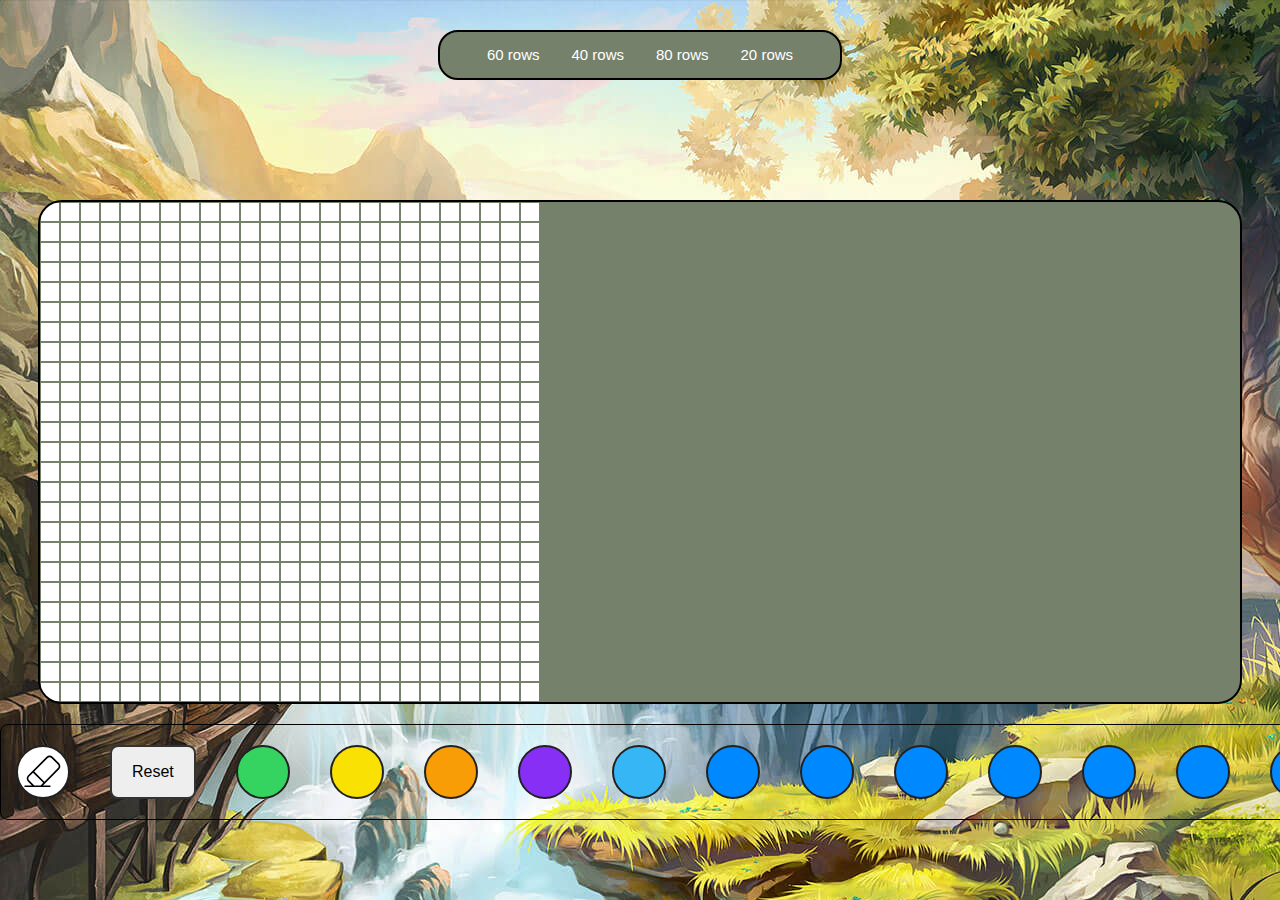
<file: index.html>
<!DOCTYPE html>
<html>

<head>
	<title>Pixel Art</title>
	<meta charset="utf-8">
	<meta name="viewport" content="width=device-width, initial-scale=1.0">
	<link rel="stylesheet" href="./style.css">
</head>
<div class="bar">
<body>
	<ul>
  <li><a href="index.html">60 rows</a></li>
  <li><a href="40.html">40 rows</a></li>
  <li><a href="80.html">80 rows</a></li>
  <li><a href="20.html">20 rows</a></li>
</ul>
</div>
	<div id="app">

		<center>
			<div class="background" width="540px">
				<canvas id="canvas" width="1200px" height="500px"></canvas>

				<div class="swatch-container">
					<div class="swatch-color eraser" index=0>
						 
						<svg version="1.1" id="Capa_1" xmlns="http://www.w3.org/2000/svg"
							xmlns:xlink="http://www.w3.org/1999/xlink" x="0px" y="0px" viewBox="-75 -75 600 600"
							style="enable-background:new 0 0 433.25 433.25;" xml:space="preserve">

							<path
								d="M418.4,192.331c19.8-19.8,19.8-51.9,0-71.7l-0.1-0.1l-78.6-78.3c-19.8-19.8-51.9-19.7-71.8,0l-169.5,169.6l-54.2,54.1
									c-19.8,19.7-19.8,51.8-0.1,71.6l48.3,48.3H10c-5.5,0-10,4.5-10,10s4.5,10,10,10h297.4c5.5,0,10-4.5,10-10s-4.5-10-10-10H225
									l23.9-23.7L418.4,192.331z M196.7,385.831h-76.1l-62.3-62.4c-12-12-11.9-31.4,0-43.4l47.1-47l122.2,122L196.7,385.831z
			 						M119.6,218.931l162.5-162.5c12-12,31.5-12,43.5,0l78.6,78.4c12,12,12,31.4,0,43.5l-162.4,162.8L119.6,218.931z" />
						</svg>
					</div>
					 <button id="reset-button">Reset</button>
					<div class="swatch-color" index=1></div>
    <div class="swatch-color" index=2></div>
    <div class="swatch-color" index=3></div>
    <div class="swatch-color" index=4></div>
    <div class="swatch-color" index=5></div>
    <div class="swatch-color" index=6></div>
    <div class="swatch-color" index=7></div>
    <div class="swatch-color" index=8></div>
    <div class="swatch-color" index=9></div>
    <div class="swatch-color" index=10></div>
    <div class="swatch-color" index=11></div>
    <div class="swatch-color" index=12></div>

					<p class="info-text">
						Right click to change color. <br>
						Cell(<span id="cell-index">0, 0</span>)
					</p>
				</div>


				<br>
				
			</div>
		</center>
	</div>
</body>
<script type="text/javascript" src="./util.js"></script>
<script type="text/javascript" src="./main.js"></script>

</html>
</file>
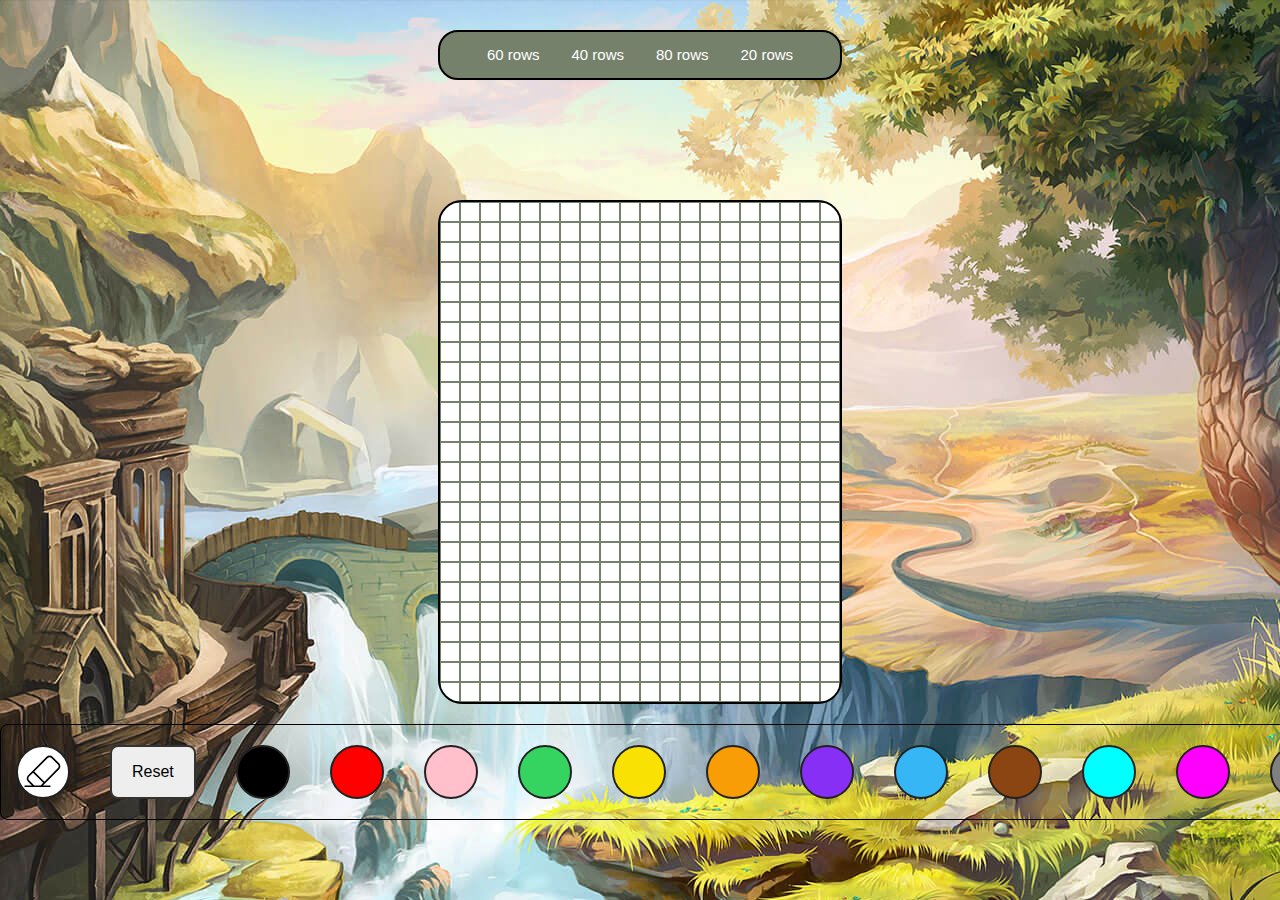
<file: 20.html>
<!DOCTYPE html>
<html>

<head>
	<title>Pixel Art</title>
	<meta charset="utf-8">
	<meta name="viewport" content="width=device-width, initial-scale=1.0">
	<link rel="stylesheet" href="./style.css">
</head>
<div class="bar">
<body>
	<ul>
  <li><a href="index.html">60 rows</a></li>
  <li><a href="40.html">40 rows</a></li>
  <li><a href="80.html">80 rows</a></li>
  <li><a href="20.html">20 rows</a></li>
</ul>
</div>
	<div id="app">

		<center>
			<div class="background" width="540px">
				<canvas id="canvas" width="400px" height="500px"></canvas>

				<div class="swatch-container">
					<div class="swatch-color eraser" index=0>
						 
						<svg version="1.1" id="Capa_1" xmlns="http://www.w3.org/2000/svg"
							xmlns:xlink="http://www.w3.org/1999/xlink" x="0px" y="0px" viewBox="-75 -75 600 600"
							style="enable-background:new 0 0 433.25 433.25;" xml:space="preserve">

							<path
								d="M418.4,192.331c19.8-19.8,19.8-51.9,0-71.7l-0.1-0.1l-78.6-78.3c-19.8-19.8-51.9-19.7-71.8,0l-169.5,169.6l-54.2,54.1
									c-19.8,19.7-19.8,51.8-0.1,71.6l48.3,48.3H10c-5.5,0-10,4.5-10,10s4.5,10,10,10h297.4c5.5,0,10-4.5,10-10s-4.5-10-10-10H225
									l23.9-23.7L418.4,192.331z M196.7,385.831h-76.1l-62.3-62.4c-12-12-11.9-31.4,0-43.4l47.1-47l122.2,122L196.7,385.831z
			 						M119.6,218.931l162.5-162.5c12-12,31.5-12,43.5,0l78.6,78.4c12,12,12,31.4,0,43.5l-162.4,162.8L119.6,218.931z" />
						</svg>
					</div>
					 <button id="reset-button">Reset</button>
					<div class="swatch-color" index=1></div>
    <div class="swatch-color" index=2></div>
    <div class="swatch-color" index=3></div>
    <div class="swatch-color" index=4></div>
    <div class="swatch-color" index=5></div>
    <div class="swatch-color" index=6></div>
    <div class="swatch-color" index=7></div>
    <div class="swatch-color" index=8></div>
    <div class="swatch-color" index=9></div>
    <div class="swatch-color" index=10></div>
    <div class="swatch-color" index=11></div>
    <div class="swatch-color" index=12></div>

					<p class="info-text">
						Right click to change color. <br>
						Cell(<span id="cell-index">0, 0</span>)
					</p>
				</div>


				<br>
				
			</div>
		</center>
	</div>
</body>
<script type="text/javascript" src="./util.js"></script>
<script type="text/javascript" src="./extra js/20.js"></script>

</html>
</file>
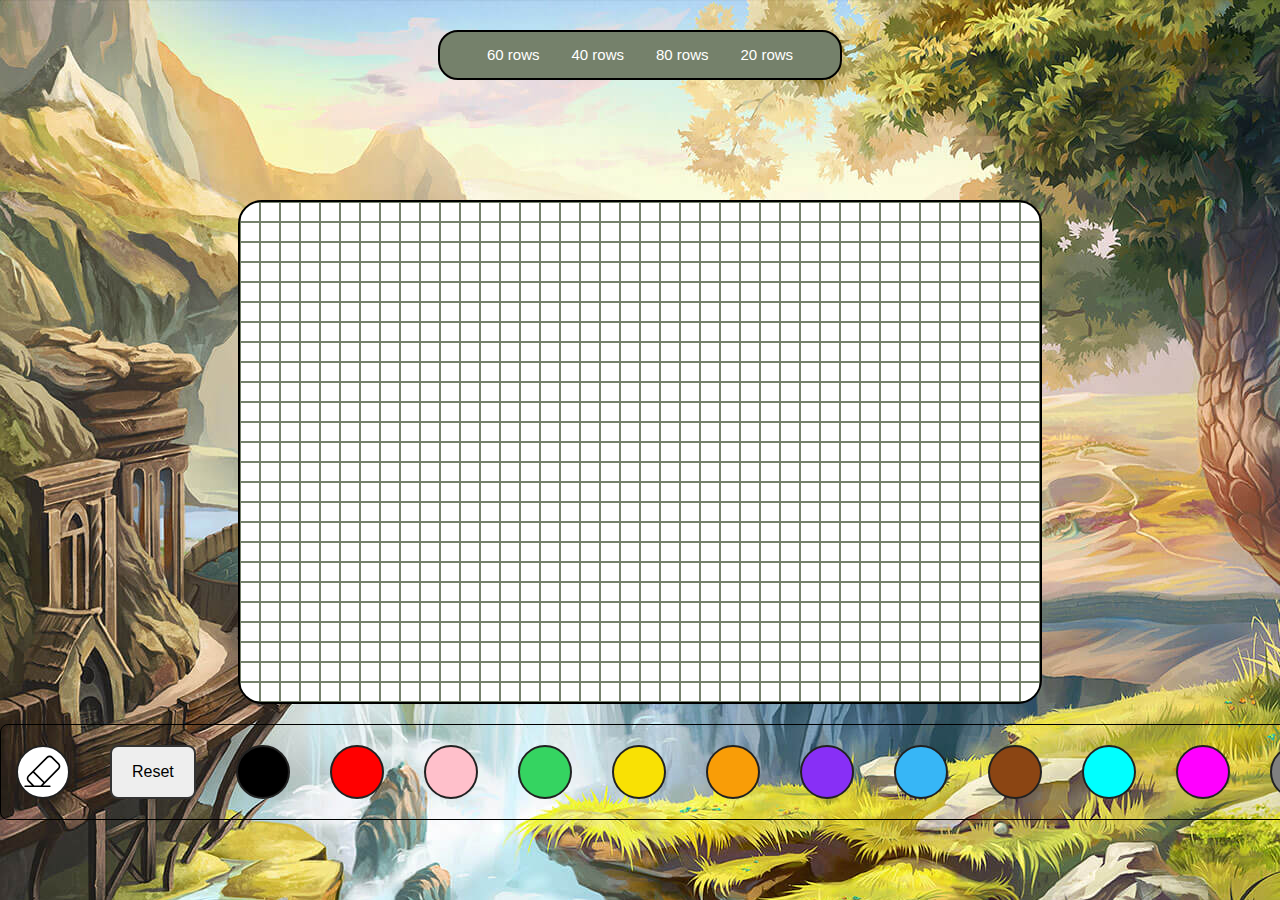
<file: 40.html>
<!DOCTYPE html>
<html>

<head>
	<title>Pixel Art</title>
	<meta charset="utf-8">
	<meta name="viewport" content="width=device-width, initial-scale=1.0">
	<link rel="stylesheet" href="./style.css">
</head>
<div class="bar">
<body>
	<ul>
  <li><a href="index.html">60 rows</a></li>
  <li><a href="40.html">40 rows</a></li>
  <li><a href="80.html">80 rows</a></li>
  <li><a href="20.html">20 rows</a></li>
</ul>
</div>
	<div id="app">

		<center>
			<div class="background" width="540px">
				<canvas id="canvas" width="800px" height="500px"></canvas>

				<div class="swatch-container">
					<div class="swatch-color eraser" index=0>
						 
						<svg version="1.1" id="Capa_1" xmlns="http://www.w3.org/2000/svg"
							xmlns:xlink="http://www.w3.org/1999/xlink" x="0px" y="0px" viewBox="-75 -75 600 600"
							style="enable-background:new 0 0 433.25 433.25;" xml:space="preserve">

							<path
								d="M418.4,192.331c19.8-19.8,19.8-51.9,0-71.7l-0.1-0.1l-78.6-78.3c-19.8-19.8-51.9-19.7-71.8,0l-169.5,169.6l-54.2,54.1
									c-19.8,19.7-19.8,51.8-0.1,71.6l48.3,48.3H10c-5.5,0-10,4.5-10,10s4.5,10,10,10h297.4c5.5,0,10-4.5,10-10s-4.5-10-10-10H225
									l23.9-23.7L418.4,192.331z M196.7,385.831h-76.1l-62.3-62.4c-12-12-11.9-31.4,0-43.4l47.1-47l122.2,122L196.7,385.831z
			 						M119.6,218.931l162.5-162.5c12-12,31.5-12,43.5,0l78.6,78.4c12,12,12,31.4,0,43.5l-162.4,162.8L119.6,218.931z" />
						</svg>
					</div>
					 <button id="reset-button">Reset</button>
					<div class="swatch-color" index=1></div>
    <div class="swatch-color" index=2></div>
    <div class="swatch-color" index=3></div>
    <div class="swatch-color" index=4></div>
    <div class="swatch-color" index=5></div>
    <div class="swatch-color" index=6></div>
    <div class="swatch-color" index=7></div>
    <div class="swatch-color" index=8></div>
    <div class="swatch-color" index=9></div>
    <div class="swatch-color" index=10></div>
    <div class="swatch-color" index=11></div>
    <div class="swatch-color" index=12></div>

					<p class="info-text">
						Right click to change color. <br>
						Cell(<span id="cell-index">0, 0</span>)
					</p>
				</div>


				<br>
				
			</div>
		</center>
	</div>
</body>
<script type="text/javascript" src="./util.js"></script>
<script type="text/javascript" src="./extra js/40.js"></script>

</html>
</file>
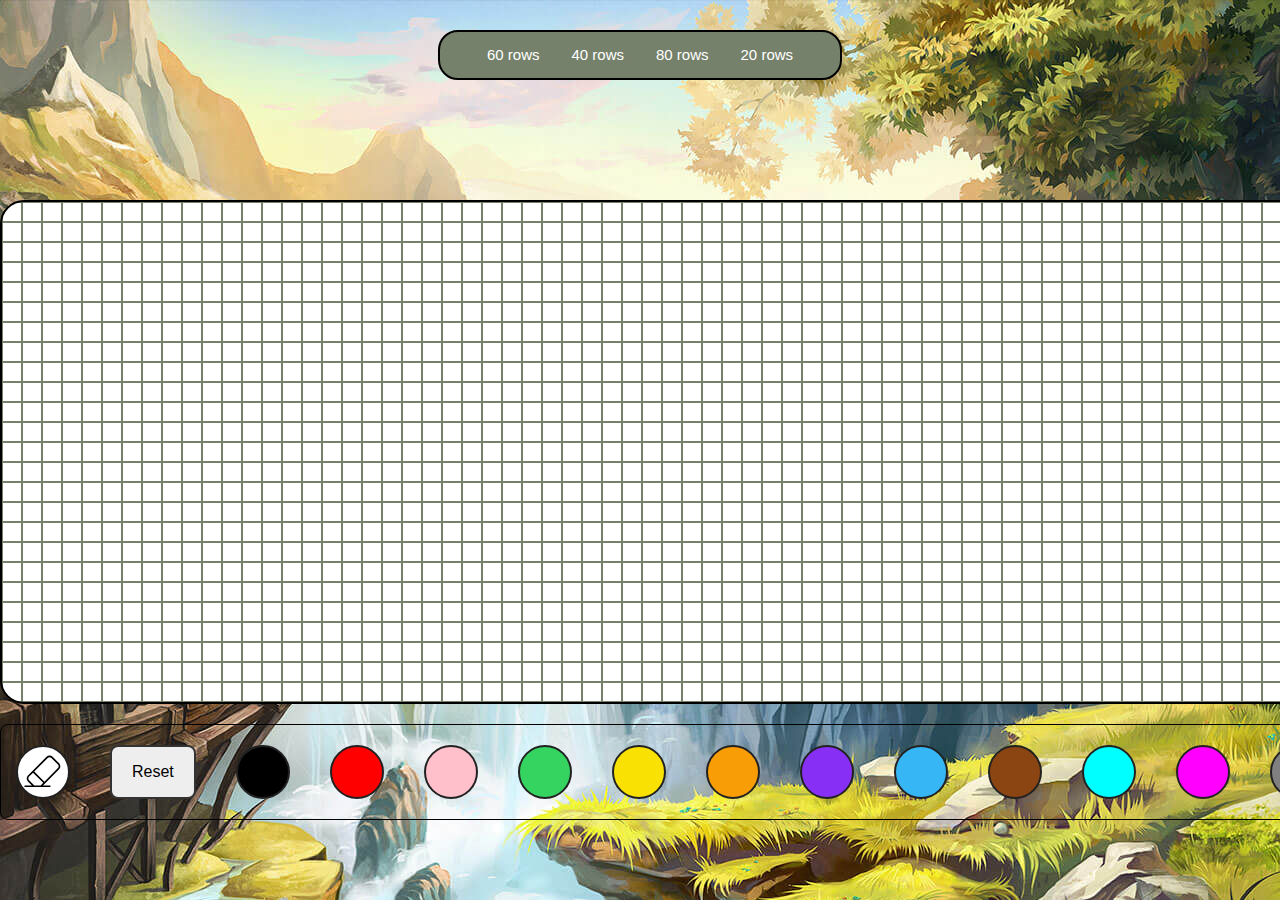
<file: 80.html>
<!DOCTYPE html>
<html>

<head>
	<title>Pixel Art</title>
	<meta charset="utf-8">
	<meta name="viewport" content="width=device-width, initial-scale=1.0">
	<link rel="stylesheet" href="./style.css">
</head>
<div class="bar">
<body>
	<ul>
  <li><a href="index.html">60 rows</a></li>
  <li><a href="40.html">40 rows</a></li>
  <li><a href="80.html">80 rows</a></li>
  <li><a href="20.html">20 rows</a></li>
</ul>
</div>
	<div id="app">

		<center>
			<div class="background" width="540px">
				<canvas id="canvas" width="1400px" height="500px"></canvas>

				<div class="swatch-container">
					<div class="swatch-color eraser" index=0>
						 
						<svg version="1.1" id="Capa_1" xmlns="http://www.w3.org/2000/svg"
							xmlns:xlink="http://www.w3.org/1999/xlink" x="0px" y="0px" viewBox="-75 -75 600 600"
							style="enable-background:new 0 0 433.25 433.25;" xml:space="preserve">

							<path
								d="M418.4,192.331c19.8-19.8,19.8-51.9,0-71.7l-0.1-0.1l-78.6-78.3c-19.8-19.8-51.9-19.7-71.8,0l-169.5,169.6l-54.2,54.1
									c-19.8,19.7-19.8,51.8-0.1,71.6l48.3,48.3H10c-5.5,0-10,4.5-10,10s4.5,10,10,10h297.4c5.5,0,10-4.5,10-10s-4.5-10-10-10H225
									l23.9-23.7L418.4,192.331z M196.7,385.831h-76.1l-62.3-62.4c-12-12-11.9-31.4,0-43.4l47.1-47l122.2,122L196.7,385.831z
			 						M119.6,218.931l162.5-162.5c12-12,31.5-12,43.5,0l78.6,78.4c12,12,12,31.4,0,43.5l-162.4,162.8L119.6,218.931z" />
						</svg>
					</div>
					 <button id="reset-button">Reset</button>
					<div class="swatch-color" index=1></div>
    <div class="swatch-color" index=2></div>
    <div class="swatch-color" index=3></div>
    <div class="swatch-color" index=4></div>
    <div class="swatch-color" index=5></div>
    <div class="swatch-color" index=6></div>
    <div class="swatch-color" index=7></div>
    <div class="swatch-color" index=8></div>
    <div class="swatch-color" index=9></div>
    <div class="swatch-color" index=10></div>
    <div class="swatch-color" index=11></div>
    <div class="swatch-color" index=12></div>

					<p class="info-text">
						Right click to change color. <br>
						Cell(<span id="cell-index">0, 0</span>)
					</p>
				</div>


				<br>
				
			</div>
		</center>
	</div>
</body>
<script type="text/javascript" src="./util.js"></script>
<script type="text/javascript" src="./extra js/80.js"></script>

</html>
</file>
<file: style.css>
* {
	padding: 0px;
	
}

body {
	margin: 0;
background-image: url("Mystical-Landscape-Game-Background-by-Gaming-Backgrounds-Art-Outsourcing.jpg");
	font: 15px "Arial", sans-serif;
	height: 100px;
}

canvas {
	
	/* margin: 20px auto; */
	/* border: rgb(0, 0, 0) 20px solid;
	border-radius: 24px; */
	/* background-color: #183c00; */
	 border: 2px solid #000;
    border-radius: 24px;
    display: block;
    margin: 20px auto;
    background-color: #75816B
	
}

#container {
	width: 100%;
}

#data {
	color: #212121;
}

.swatch-container {
	width: 1350px;
	padding: 5px 0px;
	border: rgb(0, 0, 0) 1px solid;
	border-radius: 8px;
	overflow-wrap: normal;
	text-align: left;
	overflow: hidden;
	  display: flex;           /* Flexbox gebruiken */
    flex-wrap: wrap;         /* Nieuwe rij als het niet past */
    gap: 10px;               /* Ruimte tussen vakjes */
    justify-content: flex-start; /* Vakjes links uitlijnen */

}

.swatch-color {
	display: block;
	border: solid #212121 2px;
	border-radius: 50%;
	width: 56px;
	height: 56px;
	background: #0088ff;
	margin: 15px 15px;
	float: left;
	cursor: pointer;
	  width: 50px;
    height: 50px;
    border: 2px solid #212121;
    border-radius: 50%;
    cursor: pointer;
}

.info-text {
	margin-left: 20px;
	font: 15px Arial, sans-serif;
	color: #89b;
	
    display: none;

}

.eraser {
	background: white;
}

#reset-button {
    display: inline-block;
    margin: 15px;
    padding: 10px 20px;
    font-size: 16px;
    border-radius: 8px;
    border: 2px solid #333;
    background-color: #eee;
    cursor: pointer;
}

#reset-button:hover {
    background-color: #ddd;
}

ul {
  list-style-type: none;
  margin: 0;
  padding: 0;
  background-color: #75816B;
  display: flex;
  justify-content: center;
    border-radius: 20px;
	border: 2px solid;
	width: 400px;
}

ul li a {
  display: block;
  color: white;
  padding: 14px 16px;
  text-decoration: none;
}

ul li a:hover {
  background-color: #ccd4c6;
}

.bar{
margin-top: 30px;
	width: 100%;
	height: 50px;
	display: flex;
	justify-content: center;
}
.background{


	margin-top: 120px;
}
</file>
